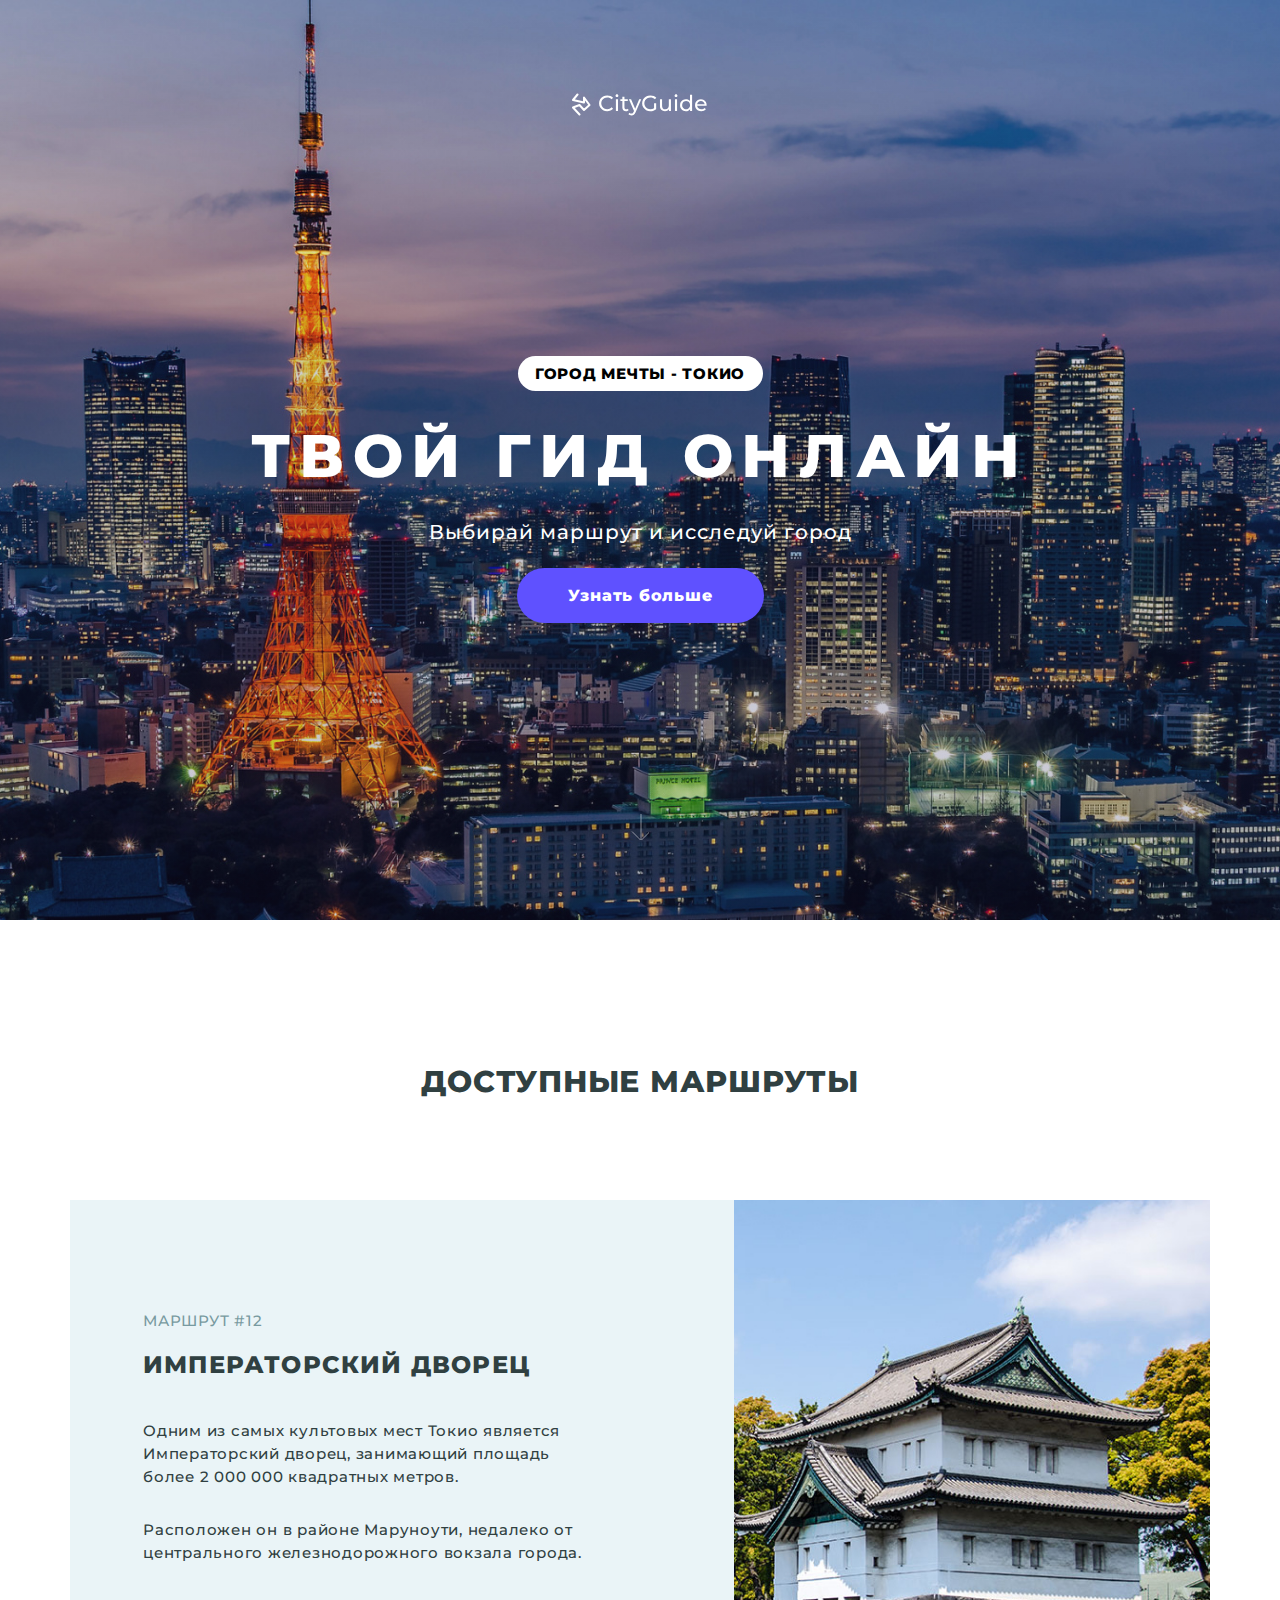
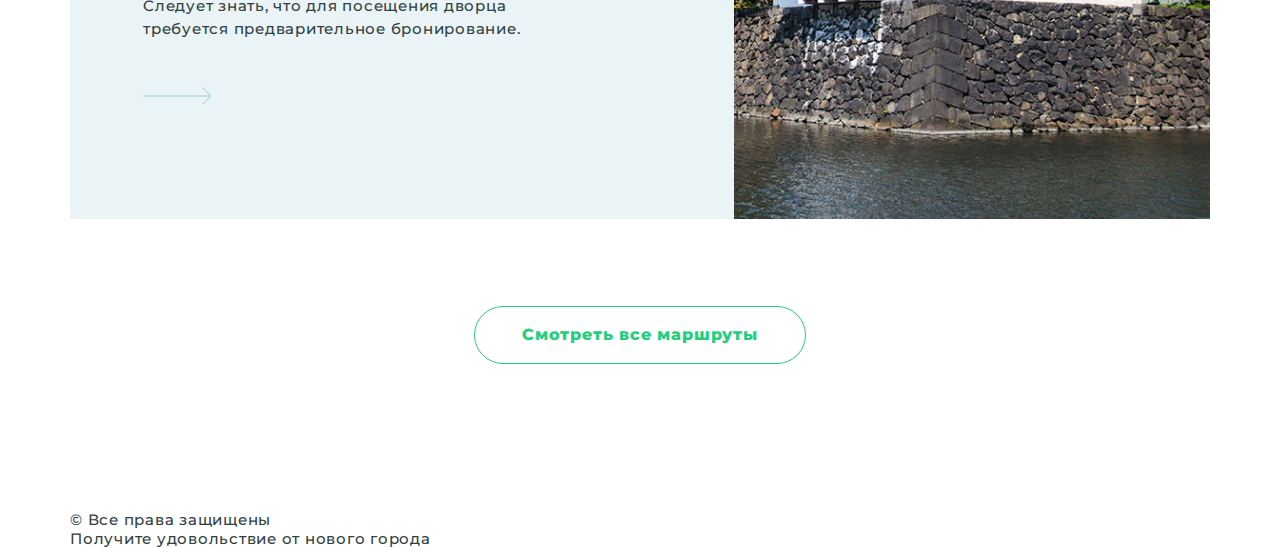
<file: index.html>
<!DOCTYPE html>
<html lang="ru">

<head>
    <meta charset="UTF-8">
    <title>City Guide</title>
    <meta name="description" content="Путешествия вместе с командой верстальщиков">
    <meta name="keywords" content="путешествия, верстальщики, отдых">
    <!-- OG Tags -->
    <meta property="og:title" content="City Guide">
    <meta property="og:description" content="Путешествия вместе с командой верстальщиков">
    <meta property="og:type" content="article">
    <meta property="og:image" content="https://sitename.ru/img/preview.jpg">
    <meta property="og:site_name" content="City Guide">
    <!-- Styling -->
    <meta name="theme-color" content="#808590">
    <link rel="apple-touch-icon" href="img/apple-touch-icon.png">
    <link rel="icon" type="image/png" href="img/favicon.png">
    <!-- CSS -->
    <link rel="preconnect" href="https://fonts.googleapis.com">
    <link rel="preconnect" href="https://fonts.gstatic.com" crossorigin>
    <link href="https://fonts.googleapis.com/css2?family=Montserrat:wght@500;800&display=swap" rel="stylesheet">

    <link rel="stylesheet" href="css/main.css">
</head>

<body>
    <header class="header" id="header">
        <div class="container">
            <a href="#" class="logo">
                <img src="img/logo.svg" alt="City Guide">
            </a>
            <div class="offer">
                <a href="#" class="offer__info">
					Город мечты - Токио
				</a>
                <h1 class="offer__title">
                    Твой гид онлайн
                </h1>
                <p class="offer__text">
                    Выбирай маршрут и исследуй город
                </p>
                <a href="#" class="offer__btn btn">
					Узнать больше
				</a>
            </div>
            <a href="#" class="arrow-down"></a>
        </div>
    </header>

    <section class="routes" id="routes">
        <div class="container">
            <h2 class="section-title">
                Доступные маршруты
            </h2>

            <div class="routes__wrapper">
                <div class="routes__content">
                    <div class="routes__id">маршрут #12</div>
                    <h3 class="routes__title">Императорский дворец</h3>
                    <ul class="routes__text">
                        <li class="routes__text-item">
                            Одним из самых культовых мест Токио является Императорский дворец, занимающий площадь более 2 000 000 квадратных метров.
                        </li>
                        <li class="routes__text-item">
                            Расположен он в районе Маруноути, недалеко от центрального железнодорожного вокзала города.
                        </li>
                        <li class="routes__text-item">
                            Cледует знать, что для посещения дворца требуется предварительное бронирование.
                        </li>
                    </ul>
                    <a href="#" class="arrow-next"></a>
                </div>
                <img class="routes__image" src="img/imperial_palace.jpg" alt="photo-prague">
            </div>

            <a href="#" class="routes__btn btn">
                Смотреть все маршруты
            </a>
        </div>
    </section>

    <section class="abilities" id="abilities">
        <div class="container">

        </div>
    </section>


    <footer class="footer" id="footer">
        <div class="container">
            <div class="footer-content">
                <p class="footer__text">
                    © Все права защищены
                </p>
                <p class="footer__text">
                    Получите удовольствие от нового города
                </p>
            </div>
        </div>
    </footer>
</body>

</html>
</file>
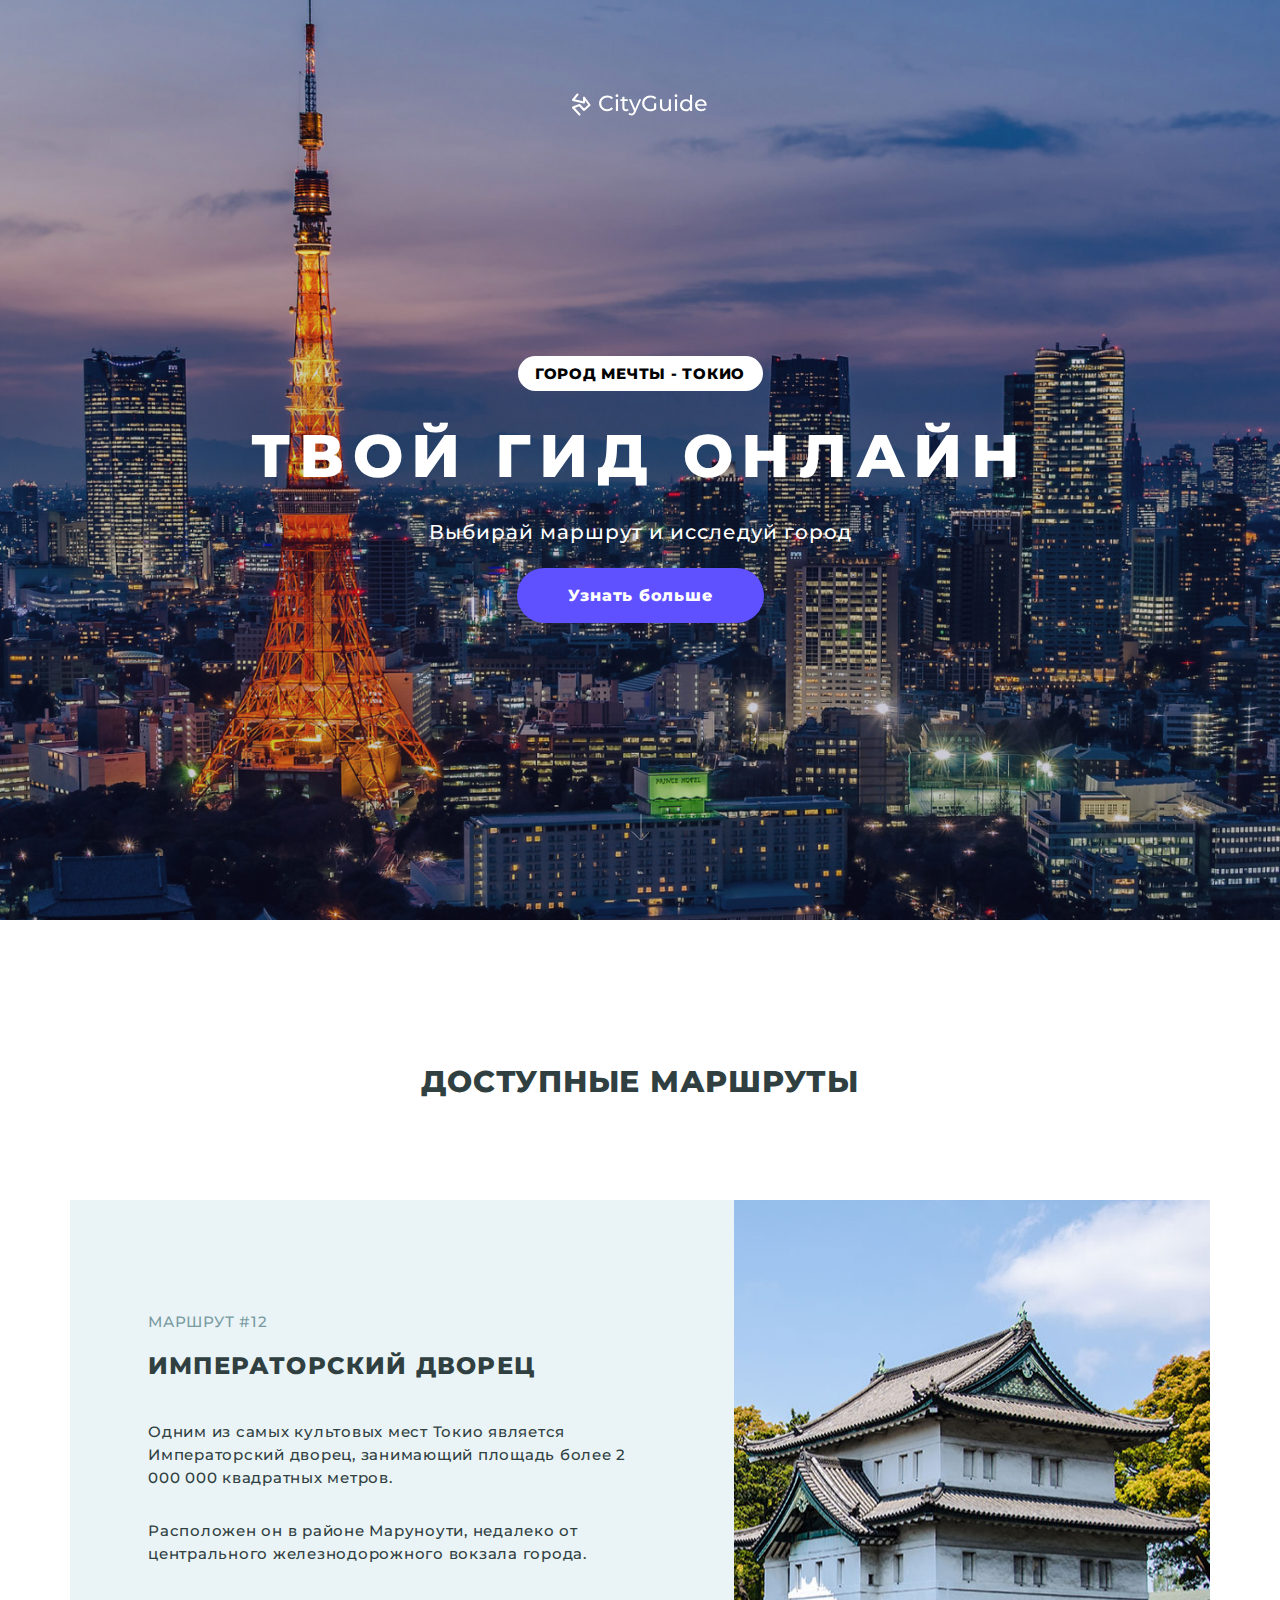
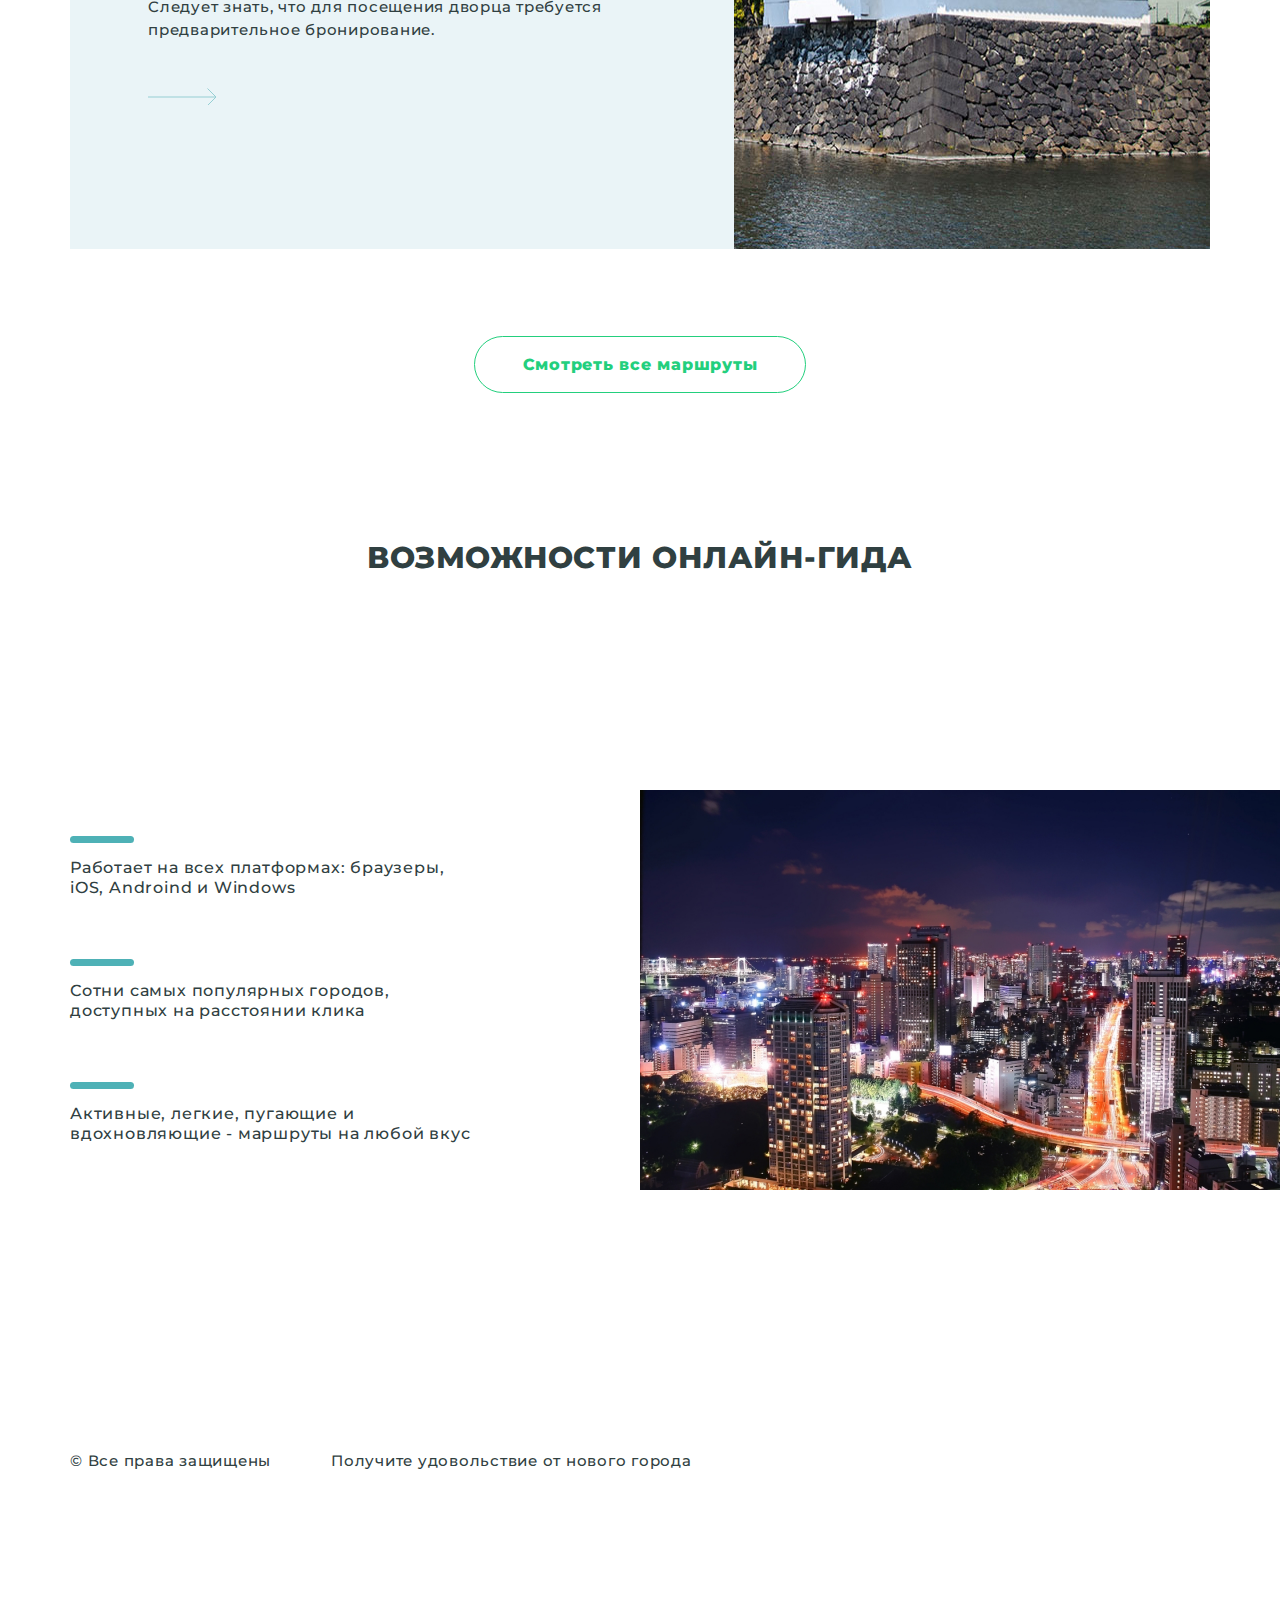
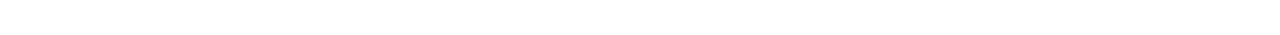
<file: homeworks/lesson6/index.html>
<!DOCTYPE html>
<html lang="ru">

<head>
    <meta charset="UTF-8">
    <title>Travel to cities</title>
    <meta name="description" content="Твой гид онлайн">
    <meta name="keywords" content="выбирай маршрут и исследуй город">
    <!-- OG Tags -->
    <meta property="og:title" content="Travel to cities">
    <meta property="og:description" content="Твой гид онлайн">
    <meta property="og:type" content="article">
    <meta property="og:image" content="https://sitename.ru/img/preview.jpg">
    <meta property="og:site_name" content="Travel to cities">
    <!-- Styling -->
    <meta name="theme-color" content="#808590">
    <link rel="apple-touch-icon" href="img/apple-touch-icon.png">
    <link rel="icon" type="image/png" href="img/favicon.ico">
    <!-- CSS -->
    <link rel="preconnect" href="https://fonts.googleapis.com">
    <link rel="preconnect" href="https://fonts.gstatic.com" crossorigin>
    <link href="https://fonts.googleapis.com/css2?family=Montserrat:wght@500;800&display=swap" rel="stylesheet">
    <link rel="stylesheet" href="css/main.css">
</head>

<body>
    <header class="header" id="header">
        <div class="container">
            <a href="#" class="logo">
                <img src="img/logo.svg" alt="Travel to cities">
            </a>
            <div class="offer">
                <span class="offer__info">Город мечты - Токио</span>
                <h1 class="offer__title">
                    Твой гид онлайн
                </h1>
                <p class="offer__text">
                    Выбирай маршрут и исследуй город
                </p>
                <a href="#" class="offer__btn btn">
					Узнать больше
				</a>
            </div>
            <a href="#" class="arrow-down"></a>
        </div>
    </header>
    <section class="routes" id="routes">
        <div class="container">
            <h2 class="section-title">
                Доступные маршруты
            </h2>
            <div class="routes__wrapper">
                <div class="routes__content">
                    <span class="routes__id">маршрут #12</span>
                    <h3 class="routes__title">Императорский дворец</h3>
                    <div class="routes__text">
                        <p class="routes__text-item">
                            Одним из самых культовых мест Токио является Императорский дворец, занимающий площадь более 2 000 000 квадратных метров.
                        </p>
                        <p class="routes__text-item">
                            Расположен он в районе Маруноути, недалеко от центрального железнодорожного вокзала города.
                        </p>
                        <p class="routes__text-item">
                            Cледует знать, что для посещения дворца требуется предварительное бронирование.
                        </p>
                    </div>
                    <a href="#" class="arrow-next"></a>
                </div>
                <img class="routes__image" src="img/imperial_palace.jpg" alt="photo-prague">
            </div>

            <a href="#" class="routes__btn btn">
                Смотреть все маршруты
            </a>
        </div>
    </section>
    <section class="story" id="story">
        <h2 class="section-title">
            Возможности онлайн-гида
        </h2>
        <div class="story-content">
            <div class="container">
                <ul class="story-content__list">
                    <li class="story-content__item">
                        Работает на всех платформах: браузеры, iOS, Androind и Windows
                    </li>
                    <li class="story-content__item">
                        Сотни самых популярных городов, доступных на расстоянии клика
                    </li>
                    <li class="story-content__item">
                        Активные, легкие, пугающие и вдохновляющие - маршруты на любой вкус
                    </li>
                </ul>
            </div>
        </div>
    </section>
    <footer class="footer" id="footer">
        <div class="container">
            <div class="footer-content">
                <span class="footer-content__text">
                    © Все права защищены
                </span>
                <p class="footer-content__text">
                    Получите удовольствие от нового города
                </p>
            </div>
        </div>
    </footer>
</body>

</html>
</file>
<file: css/main.css>
/* Спецификация */

body {
    padding: 0;
    margin: 0;
    font-family: 'Montserrat', sans-serif;
    font-weight: 500;
    font-size: 15px;
    color: #304041;
    letter-spacing: 0.05em;
}

* {
    box-sizing: border-box;
}

ul,
li {
    display: block;
    padding: 0;
    margin: 0;
}

h1,
h2,
h3,
h4,
h5,
h6 {
    padding: 0;
    margin: 0;
    text-transform: uppercase;
    font-weight: 800;
}

p {
    margin: 0;
}

a {
    text-decoration: none;
}

.container {
    width: 1140px;
    margin: 0 auto;
}

.btn {
    padding: 18px 0px;
    background: #5F51FF;
    border-radius: 119px;
    font-size: 16px;
    font-weight: 800;
    color: #FFFFFF;
    display: block;
    width: 247px;
    transition: all 0.5s ease;
    margin: 0 auto;
}

.btn:hover {
    background: #2b18fa;
}

.section {
    margin-bottom: 146px;
}

.section-title {
    font-size: 30px;
    margin-bottom: 100px;
    text-align: center;
}


/* Первая секция */

.header {
    background: linear-gradient(180deg, rgba(255, 255, 255, 0) 1.39%, rgba(36, 32, 84, 0.23) 44.44%), url('../img/bg7.jpg') no-repeat center top / cover;
    text-align: center;
    padding: 90px 0 80px;
    margin-bottom: 143px;
}

.logo {
    display: block;
    margin-bottom: 235px;
}

.offer {}

.offer__info {
    display: block;
    width: 245px;
    background: #FFFFFF;
    border-radius: 78px;
    font-family: Montserrat;
    font-style: normal;
    font-weight: 800;
    font-size: 15px;
    text-align: center;
    letter-spacing: 0.05em;
    text-transform: uppercase;
    color: #000000;
    padding: 8px 17px;
    margin: 0 auto;
    margin-bottom: 24px;
}

.offer__title {
    font-size: 60px;
    letter-spacing: 0.145em;
    line-height: 1.35em;
    color: #FFFFFF;
    margin-bottom: 24px;
}

.offer__text {
    font-weight: 500;
    font-size: 20px;
    line-height: 24px;
    text-align: center;
    letter-spacing: 0.05em;
    color: #FFFFFF;
    margin-bottom: 24px;
}

.arrow-down {
    background: url('../img/arrow-down.svg');
    width: 18px;
    height: 26px;
    display: block;
    margin: 191px auto 0;
    opacity: 0.5;
    transition: all 0.5s ease;
}

.arrow-down:hover {
    opacity: 1;
}


/* Cекция Маршруты*/

.routes {
    margin-bottom: 146px;
}

.arrow-next {
    background: url('../img/arrow-next.svg');
    width: 68px;
    height: 17px;
    display: block;
    margin-top: 47px;
    opacity: 0.5;
    transition: all 0.5s ease;
    margin-bottom: 112px;
}

.arrow-next:hover {
    opacity: 1;
}

.routes__wrapper {
    background: #EAF4F7;
    display: flex;
    max-height: 649px;
    font-family: Montserrat;
    font-style: normal;
    margin-bottom: 87px;
}

.routes__image {
    display: block;
    width: 476px;
    margin-left: auto;
    object-fit: cover;
}

.routes__content {
    width: 521px;
    padding-top: 112px;
    padding-left: 73px;
    /* padding-bottom: 112px; */
}

.routes__id {
    font-weight: 500;
    font-size: 15px;
    line-height: 18px;
    letter-spacing: 0.05em;
    text-transform: uppercase;
    color: #789AA0;
    margin-bottom: 20px;
}

.routes__title {
    font-weight: 800;
    font-size: 24px;
    line-height: 29px;
    letter-spacing: 0.05em;
    text-transform: uppercase;
    color: #304041;
    margin-bottom: 40px;
}

.routes__text-item {
    font-weight: 500;
    font-size: 15px;
    line-height: 23px;
    letter-spacing: 0.05em;
    color: #304041;
    margin-bottom: 30px;
}

.routes__btn {
    background: #fff;
    border-radius: 119px;
    display: block;
    width: 332px;
    transition: all 0.5s ease;
    margin: 0 auto;
    font-family: Montserrat;
    font-style: normal;
    font-weight: 800;
    font-size: 16px;
    line-height: 20px;
    text-align: center;
    letter-spacing: 0.05em;
    color: #23CF7D;
    border: 1px solid #23CF7D;
}

.routes__btn:hover {
    color: #01924c;
    border: 1px solid #01924c;
    background: #fff;
}
</file>
<file: homeworks/lesson6/css/main.css>
/* Спецификация */

body {
    padding: 0;
    margin: 0;
    font-family: 'Montserrat', sans-serif;
    font-weight: 500;
    font-size: 15px;
    color: #304041;
    letter-spacing: 0.05em;
}

* {
    box-sizing: border-box;
}

ul,
li {
    display: block;
    padding: 0;
    margin: 0;
}

h1,
h2,
h3,
h4,
h5,
h6 {
    padding: 0;
    margin: 0;
    text-transform: uppercase;
    font-weight: 800;
}

p {
    margin: 0;
}

a {
    text-decoration: none;
}

.container {
    width: 1140px;
    margin: 0 auto;
}

.container_full-height {
    /* height: 100%; */
    display: flex;
    align-items: center;
}

.offer__btn {
    background: #5F51FF;
    color: #FFFFFF;
    width: 247px;
}

.btn {
    padding: 18px 0px;
    border-radius: 119px;
    font-size: 16px;
    font-weight: 800;
    display: block;
    transition: all 0.5s ease;
    margin: 0 auto;
}

.offer__btn:hover {
    background: #2b18fa;
}

.section {
    margin-bottom: 146px;
}

.section-title {
    font-size: 30px;
    margin-bottom: 100px;
    text-align: center;
}


/* Первая секция */

.header {
    background: linear-gradient(180deg, rgba(255, 255, 255, 0) 1.39%, rgba(36, 32, 84, 0.23) 44.44%), url('../img/bg7.jpg') no-repeat center top / cover;
    text-align: center;
    padding: 90px 0 80px;
}

.logo {
    display: inline-block;
    margin-bottom: 235px;
}

.offer {}

.offer__info {
    display: block;
    width: 245px;
    background: #FFFFFF;
    border-radius: 78px;
    font-weight: 800;
    text-transform: uppercase;
    color: #000000;
    padding: 8px 17px;
    margin: 0 auto;
    margin-bottom: 24px;
}

.offer__title {
    font-size: 60px;
    letter-spacing: 0.145em;
    line-height: 1.35em;
    color: #FFFFFF;
    margin-bottom: 24px;
}

.offer__text {
    font-weight: 500;
    font-size: 20px;
    line-height: 24px;
    text-align: center;
    letter-spacing: 0.05em;
    color: #FFFFFF;
    margin-bottom: 24px;
}

.arrow-down {
    background: url('../img/arrow-down.svg');
    width: 18px;
    height: 26px;
    display: block;
    margin: 191px auto 0;
    opacity: 0.5;
    transition: all 0.5s ease;
}

.arrow-down:hover {
    opacity: 1;
}


/* Cекция Маршруты*/

.routes {
    padding-top: 143px;
}

.arrow-next {
    background: url('../img/arrow-next.svg');
    width: 68px;
    height: 17px;
    display: block;
    margin-top: 47px;
    opacity: 0.5;
    transition: all 0.5s ease;
    margin-bottom: 112px;
}

.arrow-next:hover {
    opacity: 1;
}

.routes__wrapper {
    background: #EAF4F7;
    display: flex;
    max-height: 649px;
    font-family: Montserrat;
    font-style: normal;
    margin-bottom: 87px;
}

.routes__image {
    display: block;
    width: 476px;
    margin-left: auto;
    object-fit: cover;
}

.routes__content {
    padding: 112px 78px;
}

.routes__id {
    display: inline-block;
    font-weight: 500;
    font-size: 15px;
    line-height: 18px;
    letter-spacing: 0.05em;
    text-transform: uppercase;
    color: #789AA0;
    margin-bottom: 20px;
}

.routes__title {
    font-weight: 800;
    font-size: 24px;
    line-height: 29px;
    letter-spacing: 0.05em;
    text-transform: uppercase;
    color: #304041;
    margin-bottom: 40px;
}

.routes__text-item {
    font-weight: 500;
    font-size: 15px;
    line-height: 23px;
    letter-spacing: 0.05em;
    color: #304041;
}

.routes__text-item:not(:last-child) {
    margin-bottom: 30px;
}

.routes__btn {
    background: #fff;
    width: 332px;
    transition: all 0.5s ease;
    margin: 0 auto;
    text-align: center;
    color: #23CF7D;
    border: 1px solid #23CF7D;
}

.routes__btn:hover {
    color: #01924c;
    border: 1px solid #01924c;
}


/* История */

.story {
    padding-top: 146px;
}

.story-content {
    background: url('../img/bg6.jpg') no-repeat right center / 50%;
    padding: 160px 0;
}

.story-content__list {}

.story-content__item {
    font-style: normal;
    font-weight: 500;
    font-size: 16px;
    line-height: 20px;
    letter-spacing: 0.05em;
    width: 407px;
}

.story-content__item:not(:last-child) {
    margin-bottom: 61px;
}

.story-content__item:before {
    content: '';
    display: block;
    width: 64px;
    height: 7px;
    background: #4EB1B6;
    border-radius: 23px;
    margin-bottom: 15px;
}


/* Подвал */

.footer-content {
    display: flex;
    align-items: center;
}

.footer {
    padding: 147px 0 165px;
}

.footer-content__text:not(:last-child) {
    margin-right: 60px;
}
</file>
